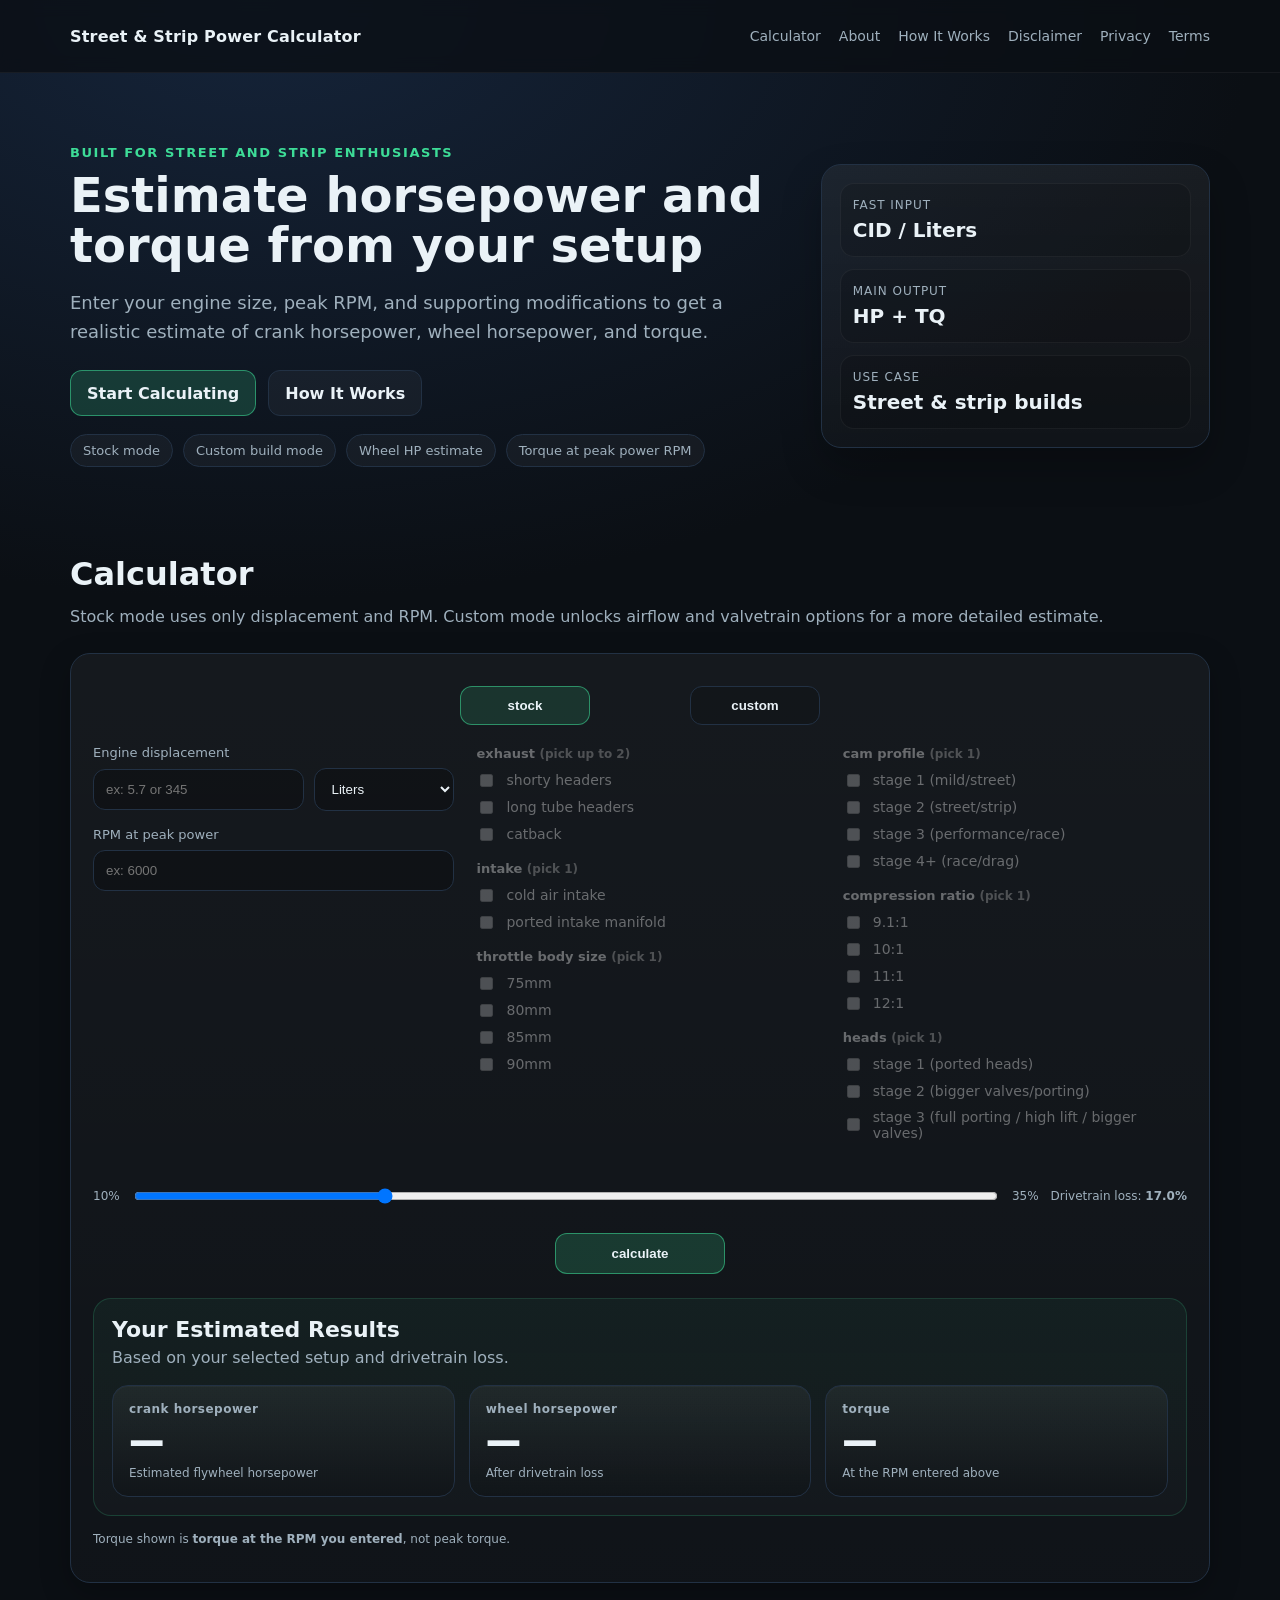
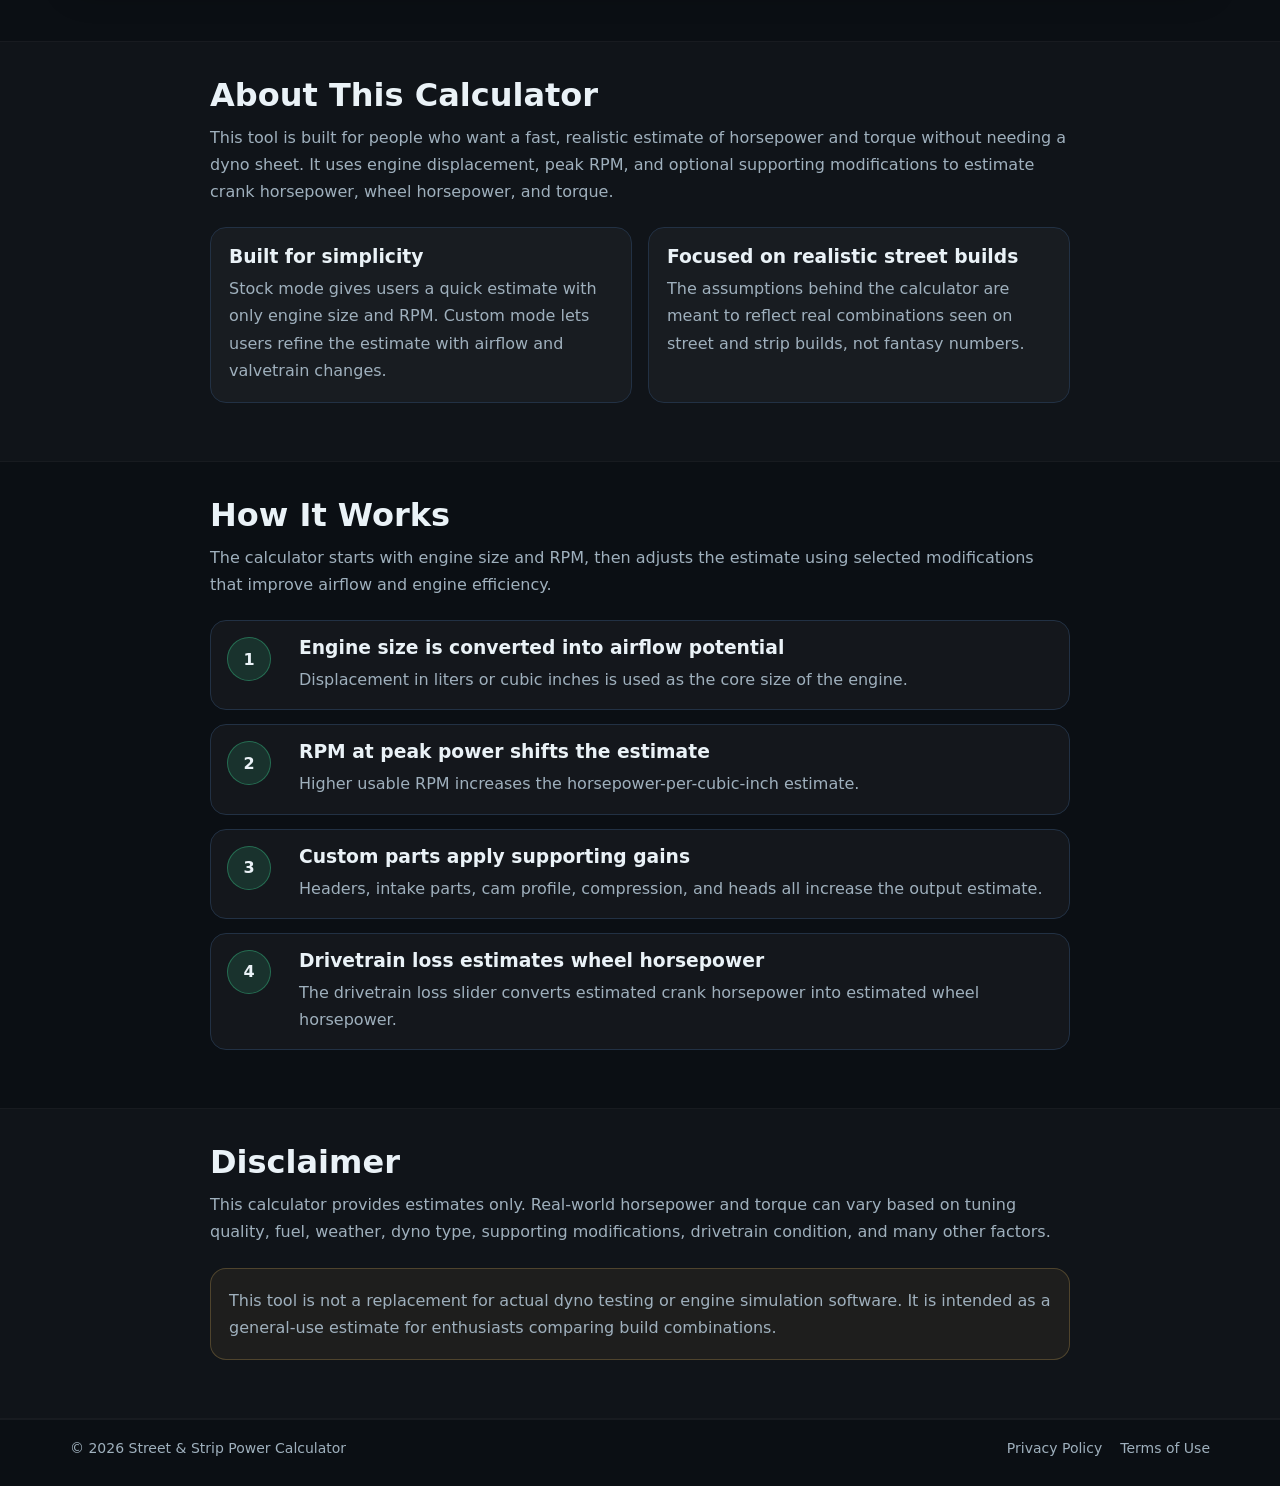
<file: index.html>
<!doctype html>
<html lang="en">
<head>
  <meta name="google-adsense-account" content="ca-pub-7016655351730275">
  <meta charset="utf-8" />
  <meta name="viewport" content="width=device-width,initial-scale=1" />
  <title>Street & Strip Power Calculator</title>
  <meta name="description" content="Estimate horsepower and torque from engine displacement, RPM, and supporting modifications." />
  <link rel="stylesheet" href="style.css" />

</head>

<body>
  <header class="site-header">
    <div class="wrap nav">
      <div class="brand">Street & Strip Power Calculator</div>
      <nav class="nav-links">
        <a href="#calculator">Calculator</a>
        <a href="#about">About</a>
        <a href="#how-it-works">How It Works</a>
        <a href="#disclaimer">Disclaimer</a>
        <a href="privacy.html">Privacy</a>
        <a href="terms.html">Terms</a>
      </nav>
    </div>
  </header>

  <main>
    
    <section class="hero">
      <div class="wrap hero-grid">
        <div class="hero-copy">
          <p class="eyebrow">Built for street and strip enthusiasts</p>
          <h1>Estimate horsepower and torque from your setup</h1>
          <p class="hero-text">
            Enter your engine size, peak RPM, and supporting modifications to get a realistic estimate of
            crank horsepower, wheel horsepower, and torque.
          </p>

          <div class="hero-actions">
            <a class="btn primary" href="#calculator">Start Calculating</a>
            <a class="btn secondary" href="#how-it-works">How It Works</a>
          </div>

          <div class="hero-points">
            <span>Stock mode</span>
            <span>Custom build mode</span>
            <span>Wheel HP estimate</span>
            <span>Torque at peak power RPM</span>
          </div>
        </div>

        <div class="hero-card">
          <div class="mini-stat">
            <div class="mini-label">Fast input</div>
            <div class="mini-value">CID / Liters</div>
          </div>
          <div class="mini-stat">
            <div class="mini-label">Main output</div>
            <div class="mini-value">HP + TQ</div>
          </div>
          <div class="mini-stat">
            <div class="mini-label">Use case</div>
            <div class="mini-value">Street & strip builds</div>
          </div>
        </div>
      </div>
    </section>

    
    <section id="calculator" class="section">
      <div class="wrap">
        <div class="section-head">
          <h2>Calculator</h2>
          <p>
            Stock mode uses only displacement and RPM. Custom mode unlocks airflow and valvetrain options
            for a more detailed estimate.
          </p>
        </div>

        <section class="card calc-shell">
          
          <div class="modeRow">
            <button class="pill active" id="btnStock" type="button">stock</button>
            <button class="pill" id="btnCustom" type="button">custom</button>
          </div>

          <div class="layout">
            
            <div class="col">
              <div class="field">
                <label for="dispVal">Engine displacement</label>
                <div class="row">
                  <input id="dispVal" type="number" min="0" step="0.1" placeholder="ex: 5.7 or 345" />
                  <select id="dispUnit" class="unit">
                    <option value="L" selected>Liters</option>
                    <option value="CID">CID</option>
                  </select>
                </div>
              </div>

              <div class="field">
                <label for="peakRpm">RPM at peak power</label>
                <input id="peakRpm" type="number" min="1000" step="50" placeholder="ex: 6000" />
              </div>
            </div>

            
            <div class="col dimmable" data-custom-only="true">
              <h3 class="groupTitle">exhaust <span class="muted small">(pick up to 2)</span></h3>
              <div class="checks" data-group="exhaust" data-max="2">
                <label class="check"><input type="checkbox" value="shorty" /> shorty headers</label>
                <label class="check"><input type="checkbox" value="longtube" /> long tube headers</label>
                <label class="check"><input type="checkbox" value="catback" /> catback</label>
              </div>

              <h3 class="groupTitle mt">intake <span class="muted small">(pick 1)</span></h3>
              <div class="checks" data-group="intake" data-max="1">
                <label class="check"><input type="checkbox" value="cai" /> cold air intake</label>
                <label class="check"><input type="checkbox" value="portedIntake" /> ported intake manifold</label>
              </div>

              <h3 class="groupTitle mt">Throttle body size <span class="muted small">(pick 1)</span></h3>
              <div class="checks" data-group="tb" data-max="1">
                <label class="check"><input type="checkbox" value="75" /> 75mm</label>
                <label class="check"><input type="checkbox" value="80" /> 80mm</label>
                <label class="check"><input type="checkbox" value="85" /> 85mm</label>
                <label class="check"><input type="checkbox" value="90" /> 90mm</label>
              </div>
            </div>

           
            <div class="col dimmable" data-custom-only="true">
              <h3 class="groupTitle">cam profile <span class="muted small">(pick 1)</span></h3>
              <div class="checks" data-group="cam" data-max="1">
                <label class="check"><input type="checkbox" value="stage1" /> stage 1 (mild/street)</label>
                <label class="check"><input type="checkbox" value="stage2" /> stage 2 (street/strip)</label>
                <label class="check"><input type="checkbox" value="stage3" /> stage 3 (performance/race)</label>
                <label class="check"><input type="checkbox" value="stage4" /> stage 4+ (race/drag)</label>
              </div>

              <p class="muted small hint" id="camHelp"></p>

              <h3 class="groupTitle mt">compression ratio <span class="muted small">(pick 1)</span></h3>
              <div class="checks" data-group="cr" data-max="1">
                <label class="check"><input type="checkbox" value="9.1" /> 9.1:1</label>
                <label class="check"><input type="checkbox" value="10.0" /> 10:1</label>
                <label class="check"><input type="checkbox" value="11.0" /> 11:1</label>
                <label class="check"><input type="checkbox" value="12.0" /> 12:1</label>
              </div>

              <h3 class="groupTitle mt">heads <span class="muted small">(pick 1)</span></h3>
              <div class="checks" data-group="heads" data-max="1">
                <label class="check"><input type="checkbox" value="h1" /> stage 1 (ported heads)</label>
                <label class="check"><input type="checkbox" value="h2" /> stage 2 (bigger valves/porting)</label>
                <label class="check"><input type="checkbox" value="h3" /> stage 3 (full porting / high lift / bigger valves)</label>
              </div>

              <p class="muted small hint" id="headsHelp"></p>
            </div>
          </div>

          <div class="lossRow">
            <div class="muted small">10%</div>
            <input id="lossSlider" type="range" min="10" max="35" step="0.5" value="17" />
            <div class="muted small">35%</div>
            <div class="lossText">
              Drivetrain loss: <strong id="lossPctText">17.0%</strong>
            </div>
          </div>

          <div class="btnCenter">
            <button class="primary big" id="calcBtn" type="button">calculate</button>
          </div>

          <div class="warn" id="warn"></div>

          
          <div class="resultsPanel">
            <div class="resultsPanelHead">
              <h3>Your Estimated Results</h3>
              <p>Based on your selected setup and drivetrain loss.</p>
            </div>

            <div class="outputsRow premiumOutputs">
              <div class="outBox featured">
                <div class="outLabel">crank horsepower</div>
                <div class="outVal" id="crankHpOut">—</div>
                <div class="outSub">Estimated flywheel horsepower</div>
              </div>

              <div class="outBox featured">
                <div class="outLabel">wheel horsepower</div>
                <div class="outVal" id="wheelHpOut">—</div>
                <div class="outSub">After drivetrain loss</div>
              </div>

              <div class="outBox featured">
                <div class="outLabel">torque</div>
                <div class="outVal" id="torqueOut">—</div>
                <div class="outSub">At the RPM entered above</div>
              </div>
            </div>
          </div>

          <p class="muted small note">
            Torque shown is <strong>torque at the RPM you entered</strong>, not peak torque.
          </p>
        </section>
      </div>
    </section>

    
    <section id="about" class="section alt">
      <div class="wrap narrow">
        <div class="section-head">
          <h2>About This Calculator</h2>
          <p>
            This tool is built for people who want a fast, realistic estimate of horsepower and torque
            without needing a dyno sheet. It uses engine displacement, peak RPM, and optional supporting
            modifications to estimate crank horsepower, wheel horsepower, and torque.
          </p>
        </div>

        <div class="info-grid">
          <div class="info-card">
            <h3>Built for simplicity</h3>
            <p>
              Stock mode gives users a quick estimate with only engine size and RPM. Custom mode lets
              users refine the estimate with airflow and valvetrain changes.
            </p>
          </div>

          <div class="info-card">
            <h3>Focused on realistic street builds</h3>
            <p>
              The assumptions behind the calculator are meant to reflect real combinations seen on
              street and strip builds, not fantasy numbers.
            </p>
          </div>
        </div>
      </div>
    </section>

    
    <section id="how-it-works" class="section">
      <div class="wrap narrow">
        <div class="section-head">
          <h2>How It Works</h2>
          <p>
            The calculator starts with engine size and RPM, then adjusts the estimate using selected
            modifications that improve airflow and engine efficiency.
          </p>
        </div>

        <div class="steps">
          <div class="step">
            <span class="step-num">1</span>
            <div>
              <h3>Engine size is converted into airflow potential</h3>
              <p>Displacement in liters or cubic inches is used as the core size of the engine.</p>
            </div>
          </div>

          <div class="step">
            <span class="step-num">2</span>
            <div>
              <h3>RPM at peak power shifts the estimate</h3>
              <p>Higher usable RPM increases the horsepower-per-cubic-inch estimate.</p>
            </div>
          </div>

          <div class="step">
            <span class="step-num">3</span>
            <div>
              <h3>Custom parts apply supporting gains</h3>
              <p>Headers, intake parts, cam profile, compression, and heads all increase the output estimate.</p>
            </div>
          </div>

          <div class="step">
            <span class="step-num">4</span>
            <div>
              <h3>Drivetrain loss estimates wheel horsepower</h3>
              <p>The drivetrain loss slider converts estimated crank horsepower into estimated wheel horsepower.</p>
            </div>
          </div>
        </div>
      </div>
    </section>

    
    <section id="disclaimer" class="section alt">
      <div class="wrap narrow">
        <div class="section-head">
          <h2>Disclaimer</h2>
          <p>
            This calculator provides estimates only. Real-world horsepower and torque can vary based on
            tuning quality, fuel, weather, dyno type, supporting modifications, drivetrain condition, and
            many other factors.
          </p>
        </div>

        <div class="disclaimer-box">
          <p>
            This tool is not a replacement for actual dyno testing or engine simulation software.
            It is intended as a general-use estimate for enthusiasts comparing build combinations.
          </p>
        </div>
      </div>
    </section>
  </main>

  <footer class="site-footer">
    <div class="wrap footer-row">
      <div>© 2026 Street & Strip Power Calculator</div>
      <div class="footer-links">
        <a href="privacy.html">Privacy Policy</a>
        <a href="terms.html">Terms of Use</a>
      </div>
    </div>
  </footer>

  <script src="script.js"></script>
</body>
</html>
</file>
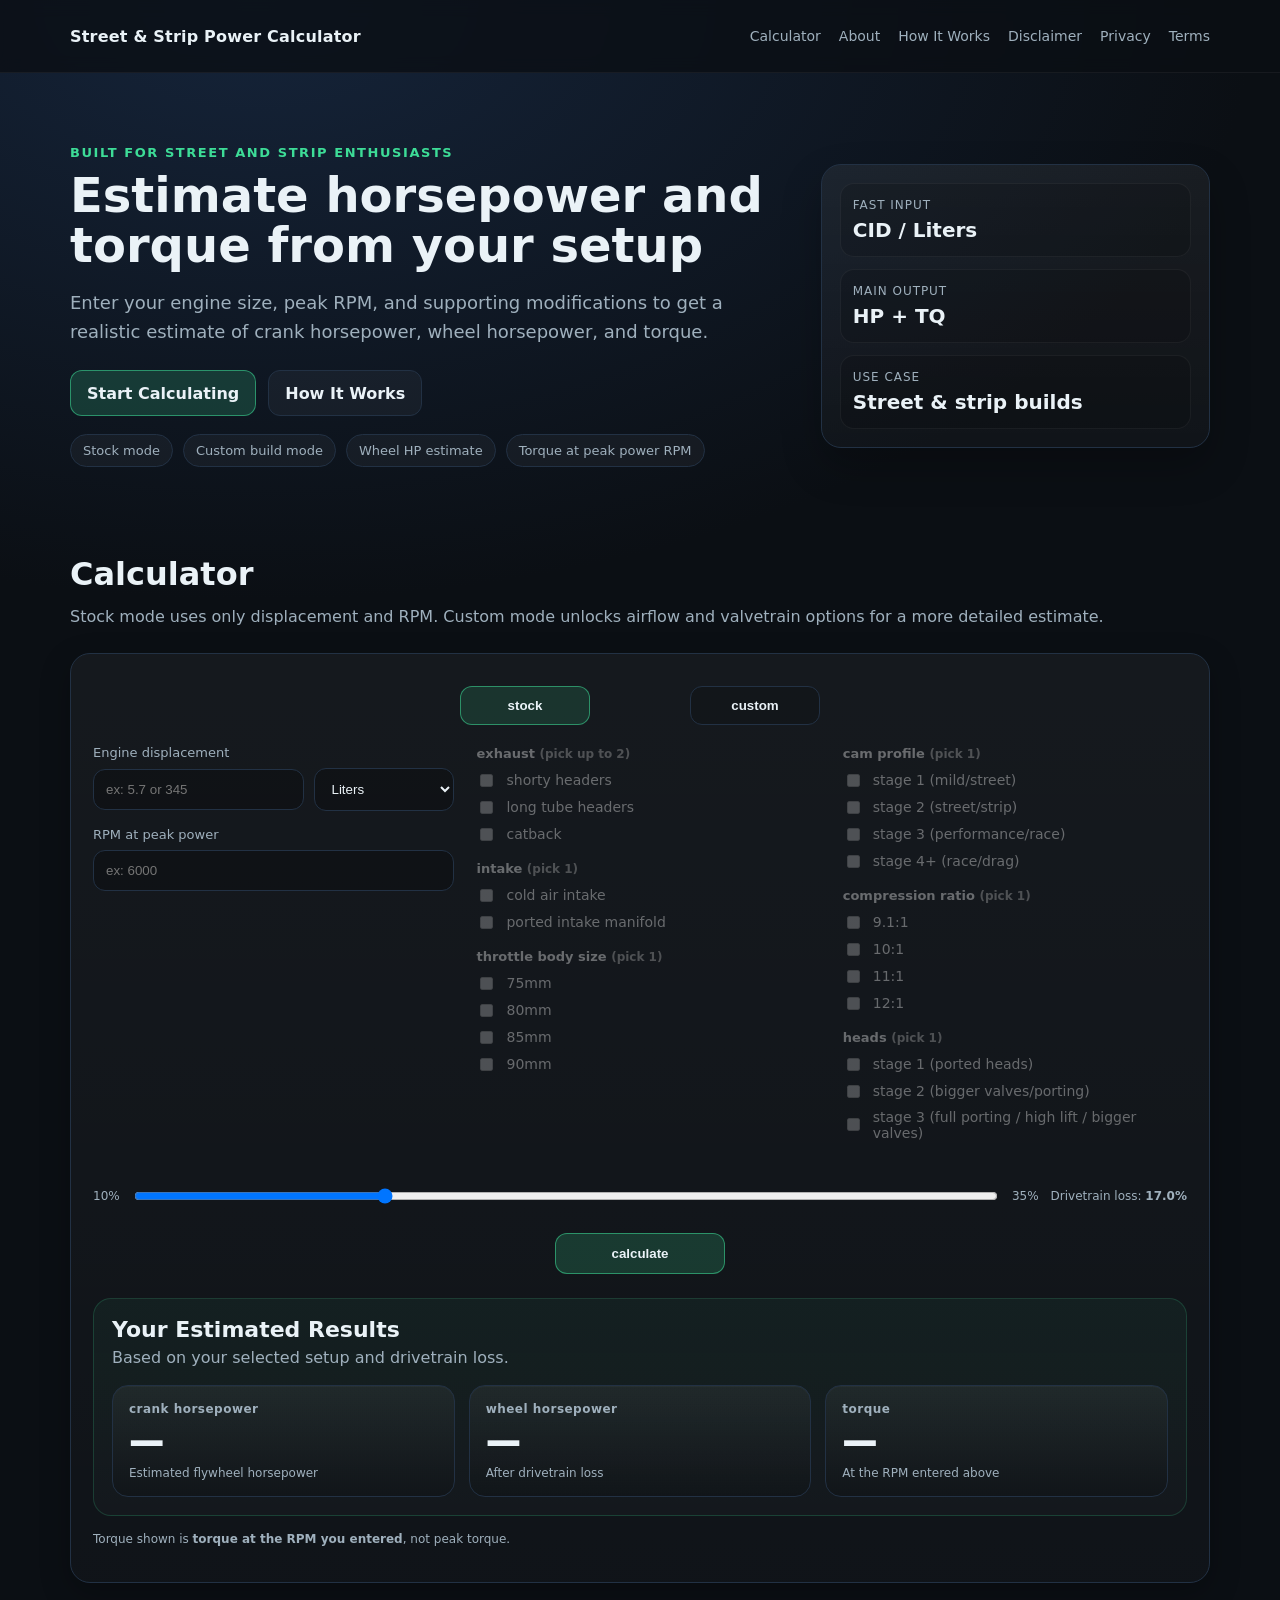
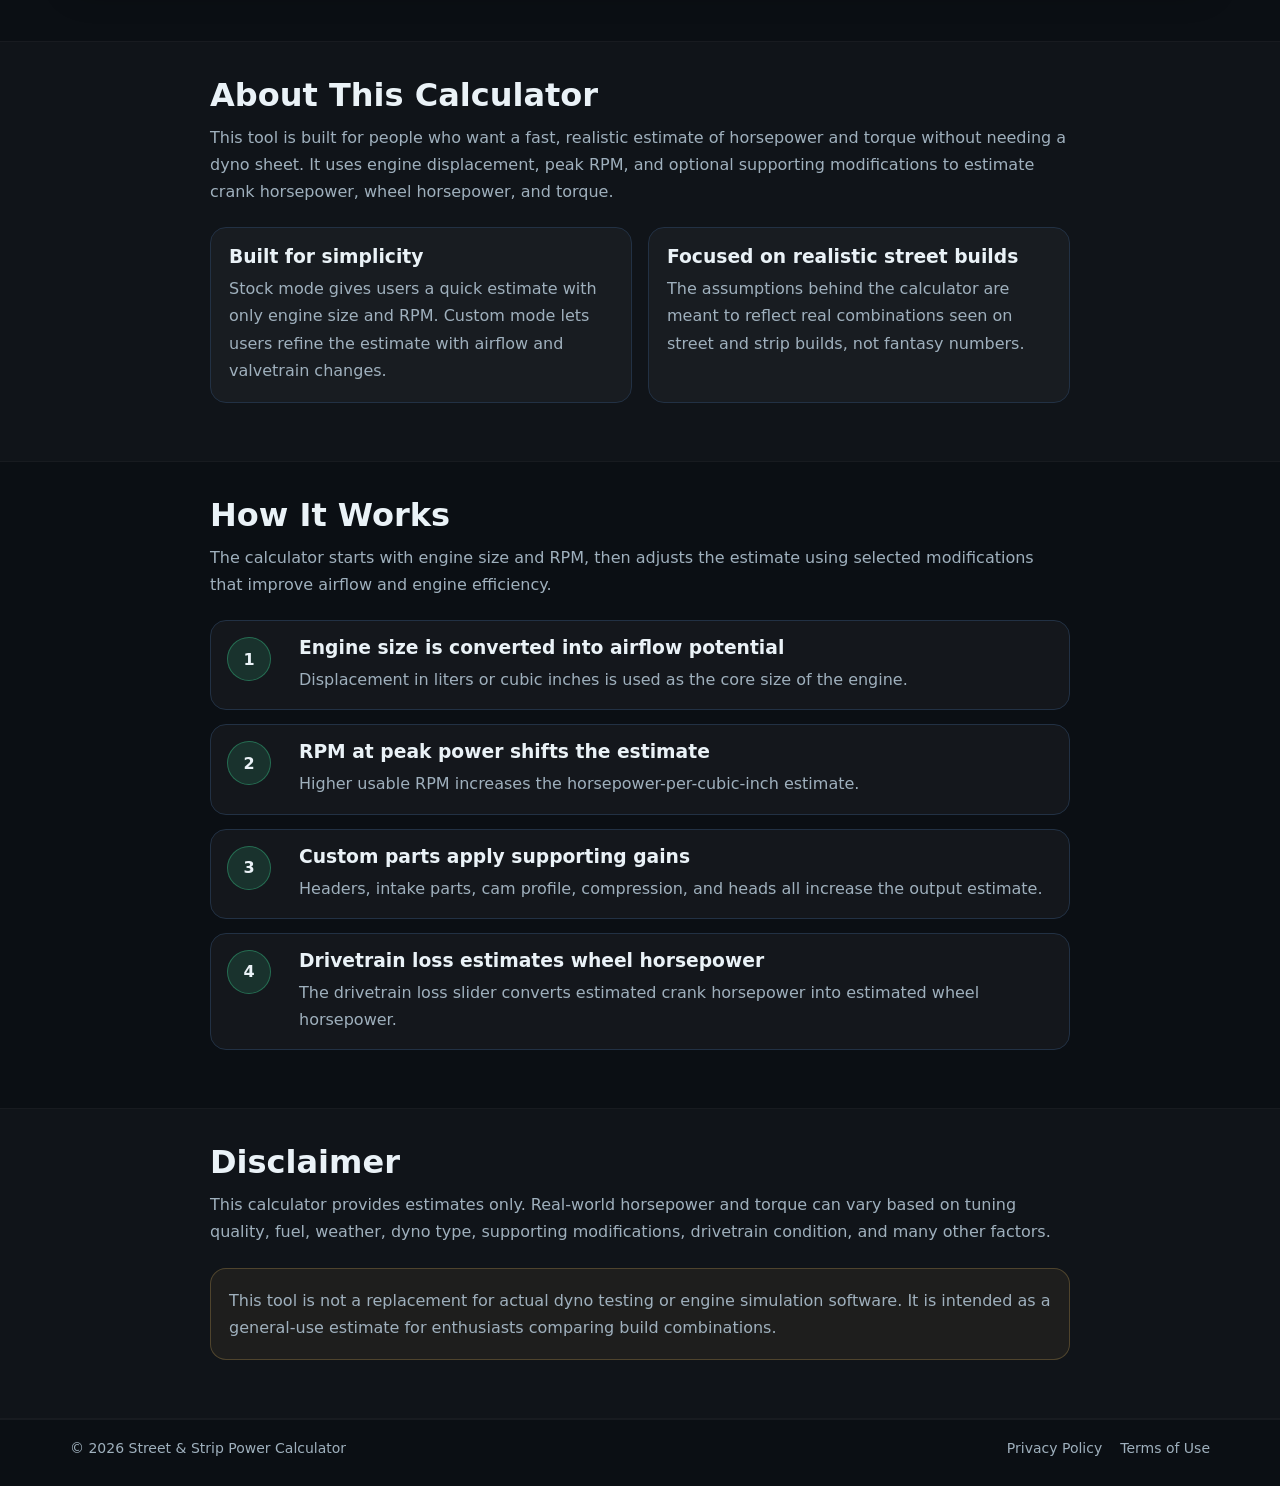
<file: Drag-racing-site/index.html>
<!doctype html>
<html lang="en">
<head>
  <meta charset="utf-8" />
  <meta name="viewport" content="width=device-width,initial-scale=1" />
  <title>Street & Strip Power Calculator</title>
  <meta name="description" content="Estimate horsepower and torque from engine displacement, RPM, and supporting modifications." />
  <link rel="stylesheet" href="style.css" />
</head>

<body>
  <header class="site-header">
    <div class="wrap nav">
      <div class="brand">Street & Strip Power Calculator</div>
      <nav class="nav-links">
        <a href="#calculator">Calculator</a>
        <a href="#about">About</a>
        <a href="#how-it-works">How It Works</a>
        <a href="#disclaimer">Disclaimer</a>
        <a href="privacy.html">Privacy</a>
        <a href="terms.html">Terms</a>
      </nav>
    </div>
  </header>

  <main>
    
    <section class="hero">
      <div class="wrap hero-grid">
        <div class="hero-copy">
          <p class="eyebrow">Built for street and strip enthusiasts</p>
          <h1>Estimate horsepower and torque from your setup</h1>
          <p class="hero-text">
            Enter your engine size, peak RPM, and supporting modifications to get a realistic estimate of
            crank horsepower, wheel horsepower, and torque.
          </p>

          <div class="hero-actions">
            <a class="btn primary" href="#calculator">Start Calculating</a>
            <a class="btn secondary" href="#how-it-works">How It Works</a>
          </div>

          <div class="hero-points">
            <span>Stock mode</span>
            <span>Custom build mode</span>
            <span>Wheel HP estimate</span>
            <span>Torque at peak power RPM</span>
          </div>
        </div>

        <div class="hero-card">
          <div class="mini-stat">
            <div class="mini-label">Fast input</div>
            <div class="mini-value">CID / Liters</div>
          </div>
          <div class="mini-stat">
            <div class="mini-label">Main output</div>
            <div class="mini-value">HP + TQ</div>
          </div>
          <div class="mini-stat">
            <div class="mini-label">Use case</div>
            <div class="mini-value">Street & strip builds</div>
          </div>
        </div>
      </div>
    </section>

    
    <section id="calculator" class="section">
      <div class="wrap">
        <div class="section-head">
          <h2>Calculator</h2>
          <p>
            Stock mode uses only displacement and RPM. Custom mode unlocks airflow and valvetrain options
            for a more detailed estimate.
          </p>
        </div>

        <section class="card calc-shell">
          
          <div class="modeRow">
            <button class="pill active" id="btnStock" type="button">stock</button>
            <button class="pill" id="btnCustom" type="button">custom</button>
          </div>

          <div class="layout">
            
            <div class="col">
              <div class="field">
                <label for="dispVal">Engine displacement</label>
                <div class="row">
                  <input id="dispVal" type="number" min="0" step="0.1" placeholder="ex: 5.7 or 345" />
                  <select id="dispUnit" class="unit">
                    <option value="L" selected>Liters</option>
                    <option value="CID">CID</option>
                  </select>
                </div>
              </div>

              <div class="field">
                <label for="peakRpm">RPM at peak power</label>
                <input id="peakRpm" type="number" min="1000" step="50" placeholder="ex: 6000" />
              </div>
            </div>

            
            <div class="col dimmable" data-custom-only="true">
              <h3 class="groupTitle">exhaust <span class="muted small">(pick up to 2)</span></h3>
              <div class="checks" data-group="exhaust" data-max="2">
                <label class="check"><input type="checkbox" value="shorty" /> shorty headers</label>
                <label class="check"><input type="checkbox" value="longtube" /> long tube headers</label>
                <label class="check"><input type="checkbox" value="catback" /> catback</label>
              </div>

              <h3 class="groupTitle mt">intake <span class="muted small">(pick 1)</span></h3>
              <div class="checks" data-group="intake" data-max="1">
                <label class="check"><input type="checkbox" value="cai" /> cold air intake</label>
                <label class="check"><input type="checkbox" value="portedIntake" /> ported intake manifold</label>
              </div>

              <h3 class="groupTitle mt">Throttle body size <span class="muted small">(pick 1)</span></h3>
              <div class="checks" data-group="tb" data-max="1">
                <label class="check"><input type="checkbox" value="75" /> 75mm</label>
                <label class="check"><input type="checkbox" value="80" /> 80mm</label>
                <label class="check"><input type="checkbox" value="85" /> 85mm</label>
                <label class="check"><input type="checkbox" value="90" /> 90mm</label>
              </div>
            </div>

           
            <div class="col dimmable" data-custom-only="true">
              <h3 class="groupTitle">cam profile <span class="muted small">(pick 1)</span></h3>
              <div class="checks" data-group="cam" data-max="1">
                <label class="check"><input type="checkbox" value="stage1" /> stage 1 (mild/street)</label>
                <label class="check"><input type="checkbox" value="stage2" /> stage 2 (street/strip)</label>
                <label class="check"><input type="checkbox" value="stage3" /> stage 3 (performance/race)</label>
                <label class="check"><input type="checkbox" value="stage4" /> stage 4+ (race/drag)</label>
              </div>

              <p class="muted small hint" id="camHelp"></p>

              <h3 class="groupTitle mt">compression ratio <span class="muted small">(pick 1)</span></h3>
              <div class="checks" data-group="cr" data-max="1">
                <label class="check"><input type="checkbox" value="9.1" /> 9.1:1</label>
                <label class="check"><input type="checkbox" value="10.0" /> 10:1</label>
                <label class="check"><input type="checkbox" value="11.0" /> 11:1</label>
                <label class="check"><input type="checkbox" value="12.0" /> 12:1</label>
              </div>

              <h3 class="groupTitle mt">heads <span class="muted small">(pick 1)</span></h3>
              <div class="checks" data-group="heads" data-max="1">
                <label class="check"><input type="checkbox" value="h1" /> stage 1 (ported heads)</label>
                <label class="check"><input type="checkbox" value="h2" /> stage 2 (bigger valves/porting)</label>
                <label class="check"><input type="checkbox" value="h3" /> stage 3 (full porting / high lift / bigger valves)</label>
              </div>

              <p class="muted small hint" id="headsHelp"></p>
            </div>
          </div>

          <div class="lossRow">
            <div class="muted small">10%</div>
            <input id="lossSlider" type="range" min="10" max="35" step="0.5" value="17" />
            <div class="muted small">35%</div>
            <div class="lossText">
              Drivetrain loss: <strong id="lossPctText">17.0%</strong>
            </div>
          </div>

          <div class="btnCenter">
            <button class="primary big" id="calcBtn" type="button">calculate</button>
          </div>

          <div class="warn" id="warn"></div>

          
          <div class="resultsPanel">
            <div class="resultsPanelHead">
              <h3>Your Estimated Results</h3>
              <p>Based on your selected setup and drivetrain loss.</p>
            </div>

            <div class="outputsRow premiumOutputs">
              <div class="outBox featured">
                <div class="outLabel">crank horsepower</div>
                <div class="outVal" id="crankHpOut">—</div>
                <div class="outSub">Estimated flywheel horsepower</div>
              </div>

              <div class="outBox featured">
                <div class="outLabel">wheel horsepower</div>
                <div class="outVal" id="wheelHpOut">—</div>
                <div class="outSub">After drivetrain loss</div>
              </div>

              <div class="outBox featured">
                <div class="outLabel">torque</div>
                <div class="outVal" id="torqueOut">—</div>
                <div class="outSub">At the RPM entered above</div>
              </div>
            </div>
          </div>

          <p class="muted small note">
            Torque shown is <strong>torque at the RPM you entered</strong>, not peak torque.
          </p>
        </section>
      </div>
    </section>

    
    <section id="about" class="section alt">
      <div class="wrap narrow">
        <div class="section-head">
          <h2>About This Calculator</h2>
          <p>
            This tool is built for people who want a fast, realistic estimate of horsepower and torque
            without needing a dyno sheet. It uses engine displacement, peak RPM, and optional supporting
            modifications to estimate crank horsepower, wheel horsepower, and torque.
          </p>
        </div>

        <div class="info-grid">
          <div class="info-card">
            <h3>Built for simplicity</h3>
            <p>
              Stock mode gives users a quick estimate with only engine size and RPM. Custom mode lets
              users refine the estimate with airflow and valvetrain changes.
            </p>
          </div>

          <div class="info-card">
            <h3>Focused on realistic street builds</h3>
            <p>
              The assumptions behind the calculator are meant to reflect real combinations seen on
              street and strip builds, not fantasy numbers.
            </p>
          </div>
        </div>
      </div>
    </section>

    
    <section id="how-it-works" class="section">
      <div class="wrap narrow">
        <div class="section-head">
          <h2>How It Works</h2>
          <p>
            The calculator starts with engine size and RPM, then adjusts the estimate using selected
            modifications that improve airflow and engine efficiency.
          </p>
        </div>

        <div class="steps">
          <div class="step">
            <span class="step-num">1</span>
            <div>
              <h3>Engine size is converted into airflow potential</h3>
              <p>Displacement in liters or cubic inches is used as the core size of the engine.</p>
            </div>
          </div>

          <div class="step">
            <span class="step-num">2</span>
            <div>
              <h3>RPM at peak power shifts the estimate</h3>
              <p>Higher usable RPM increases the horsepower-per-cubic-inch estimate.</p>
            </div>
          </div>

          <div class="step">
            <span class="step-num">3</span>
            <div>
              <h3>Custom parts apply supporting gains</h3>
              <p>Headers, intake parts, cam profile, compression, and heads all increase the output estimate.</p>
            </div>
          </div>

          <div class="step">
            <span class="step-num">4</span>
            <div>
              <h3>Drivetrain loss estimates wheel horsepower</h3>
              <p>The drivetrain loss slider converts estimated crank horsepower into estimated wheel horsepower.</p>
            </div>
          </div>
        </div>
      </div>
    </section>

    
    <section id="disclaimer" class="section alt">
      <div class="wrap narrow">
        <div class="section-head">
          <h2>Disclaimer</h2>
          <p>
            This calculator provides estimates only. Real-world horsepower and torque can vary based on
            tuning quality, fuel, weather, dyno type, supporting modifications, drivetrain condition, and
            many other factors.
          </p>
        </div>

        <div class="disclaimer-box">
          <p>
            This tool is not a replacement for actual dyno testing or engine simulation software.
            It is intended as a general-use estimate for enthusiasts comparing build combinations.
          </p>
        </div>
      </div>
    </section>
  </main>

  <footer class="site-footer">
    <div class="wrap footer-row">
      <div>© 2026 Street & Strip Power Calculator</div>
      <div class="footer-links">
        <a href="privacy.html">Privacy Policy</a>
        <a href="terms.html">Terms of Use</a>
      </div>
    </div>
  </footer>

  <script src="script.js"></script>
</body>
</html>
</file>
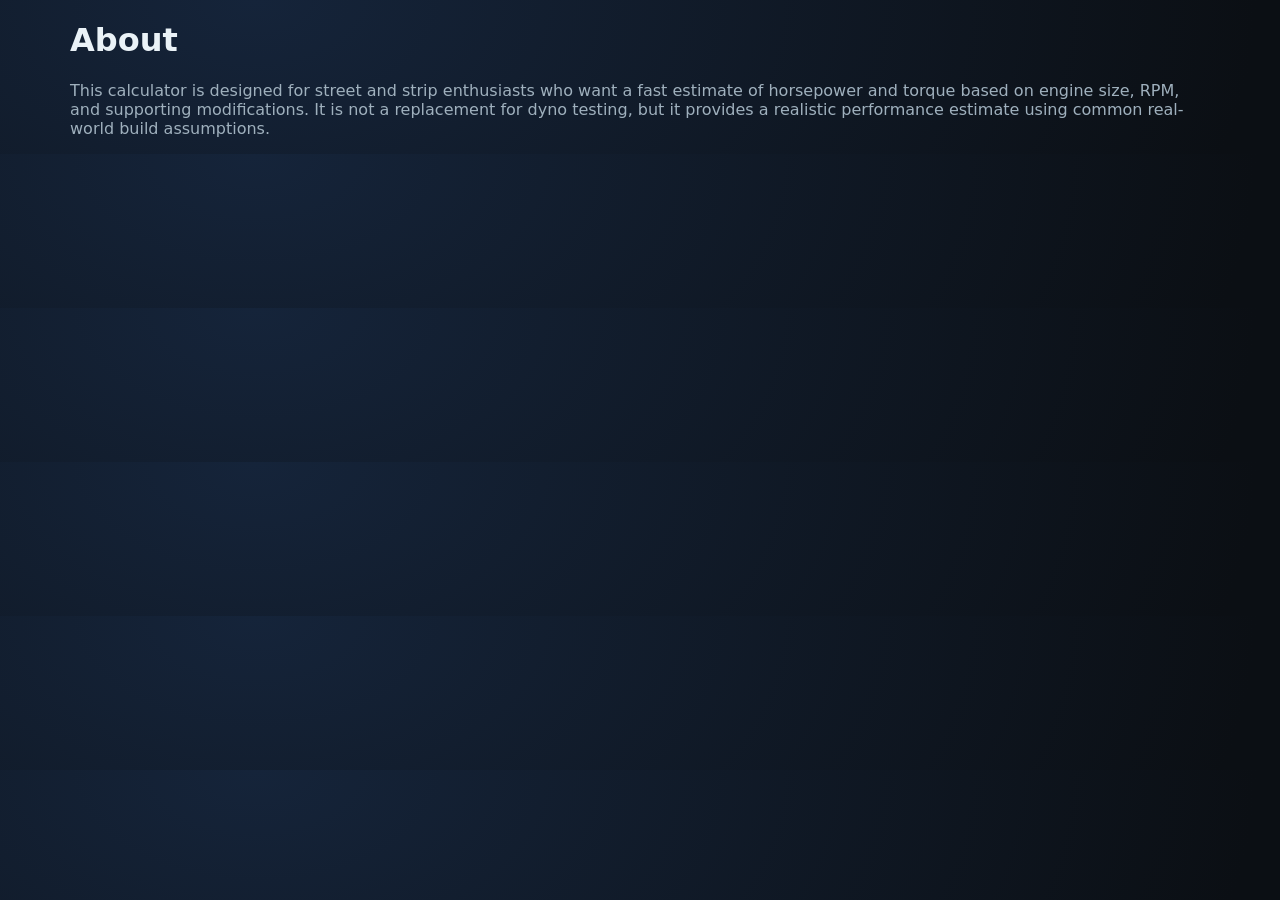
<file: about.html>
<!doctype html>
<html lang="en">
<head>
    <meta name="google-adsense-account" content="ca-pub-7016655351730275">
  <meta charset="utf-8" />
  <meta name="viewport" content="width=device-width,initial-scale=1" />
  <title>HP & Torque Calculator</title>
  <link rel="stylesheet" href="style.css" />

</head>
<body>
    <header class="wrap">
        <h1>About</h1>
        <p class="muted">This calculator is designed for street and strip enthusiasts who want a fast estimate of horsepower and torque based on engine size, RPM, and supporting modifications. It is not a replacement for 
            dyno testing, but it provides a realistic performance estimate using common real-world build assumptions.</p>
    </header>
    
</body>
</file>
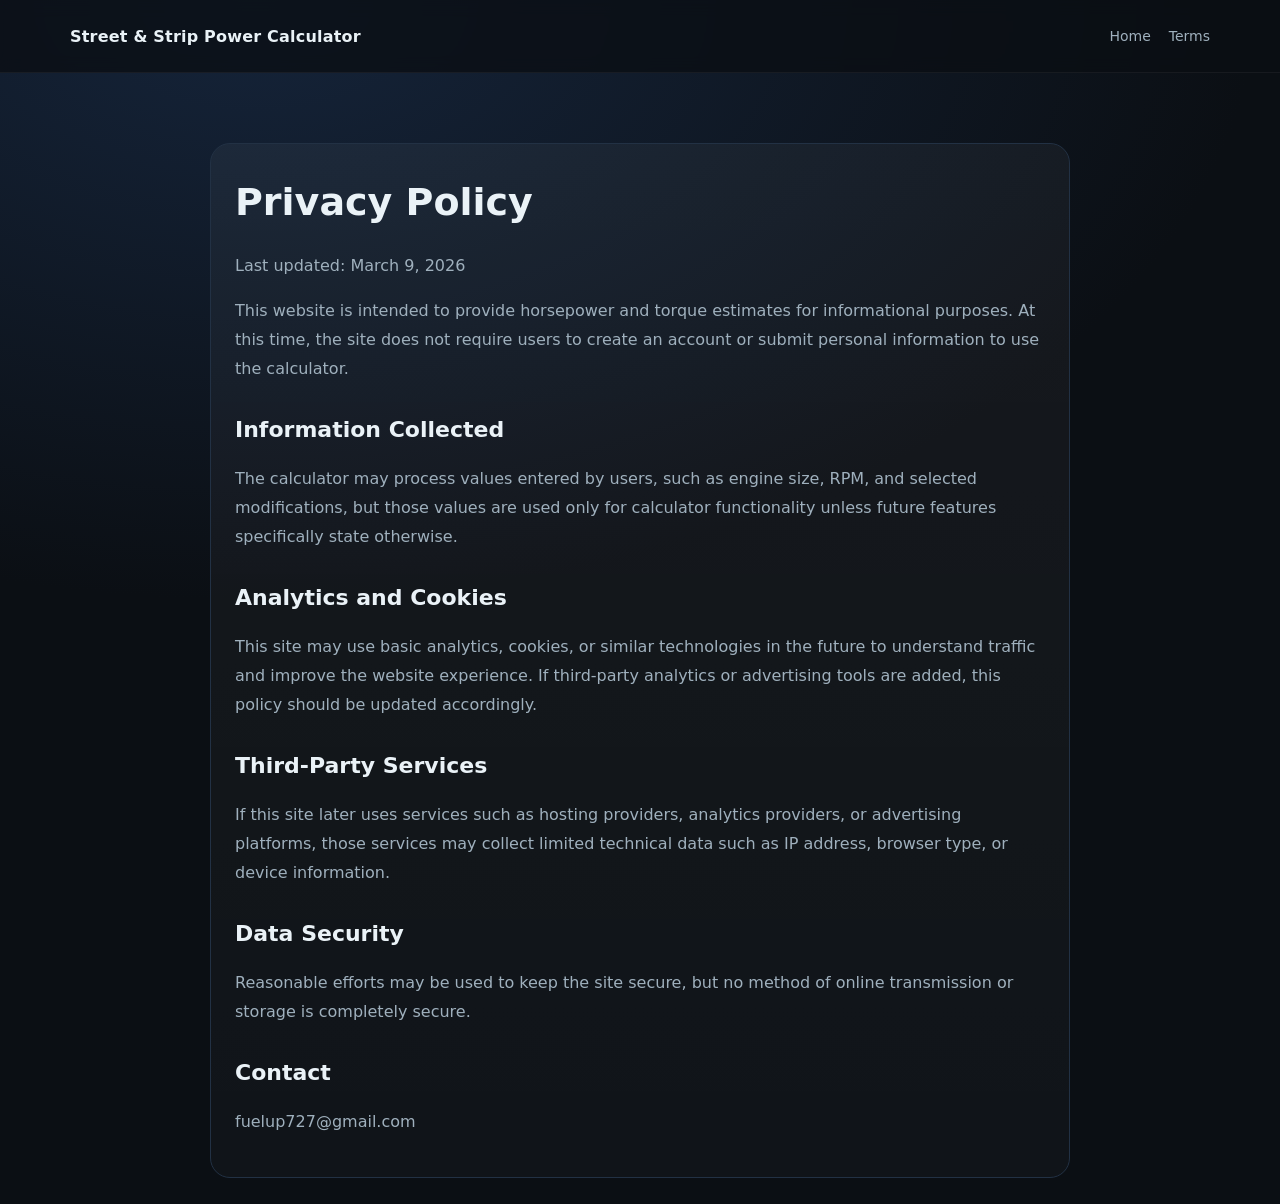
<file: privacy.html>
<!doctype html>
<html lang="en">
<head>
  <meta name="google-adsense-account" content="ca-pub-7016655351730275">
  <meta charset="utf-8" />
  <meta name="viewport" content="width=device-width,initial-scale=1" />
  <title>Privacy Policy | Street & Strip Power Calculator</title>
  <link rel="stylesheet" href="style.css" />

</head>
<body>
  <header class="site-header">
    <div class="wrap nav">
      <div class="brand">Street & Strip Power Calculator</div>
      <nav class="nav-links">
        <a href="index.html">Home</a>
        <a href="terms.html">Terms</a>
      </nav>
    </div>
  </header>

  <main class="page-hero">
    <div class="wrap narrow">
      <div class="legal-card">
        <h1>Privacy Policy</h1>
        <p>Last updated: March 9, 2026</p>

        <p>
          This website is intended to provide horsepower and torque estimates for informational purposes.
          At this time, the site does not require users to create an account or submit personal information
          to use the calculator.
        </p>

        <h2>Information Collected</h2>
        <p>
          The calculator may process values entered by users, such as engine size, RPM, and selected
          modifications, but those values are used only for calculator functionality unless future features
          specifically state otherwise.
        </p>

        <h2>Analytics and Cookies</h2>
        <p>
          This site may use basic analytics, cookies, or similar technologies in the future to understand
          traffic and improve the website experience. If third-party analytics or advertising tools are added,
          this policy should be updated accordingly.
        </p>

        <h2>Third-Party Services</h2>
        <p>
          If this site later uses services such as hosting providers, analytics providers, or advertising
          platforms, those services may collect limited technical data such as IP address, browser type,
          or device information.
        </p>

        <h2>Data Security</h2>
        <p>
          Reasonable efforts may be used to keep the site secure, but no method of online transmission
          or storage is completely secure.
        </p>

        <h2>Contact</h2>
        <p>
          fuelup727@gmail.com
        </p>
      </div>
    </div>
  </main>
</body>
</html>
</file>
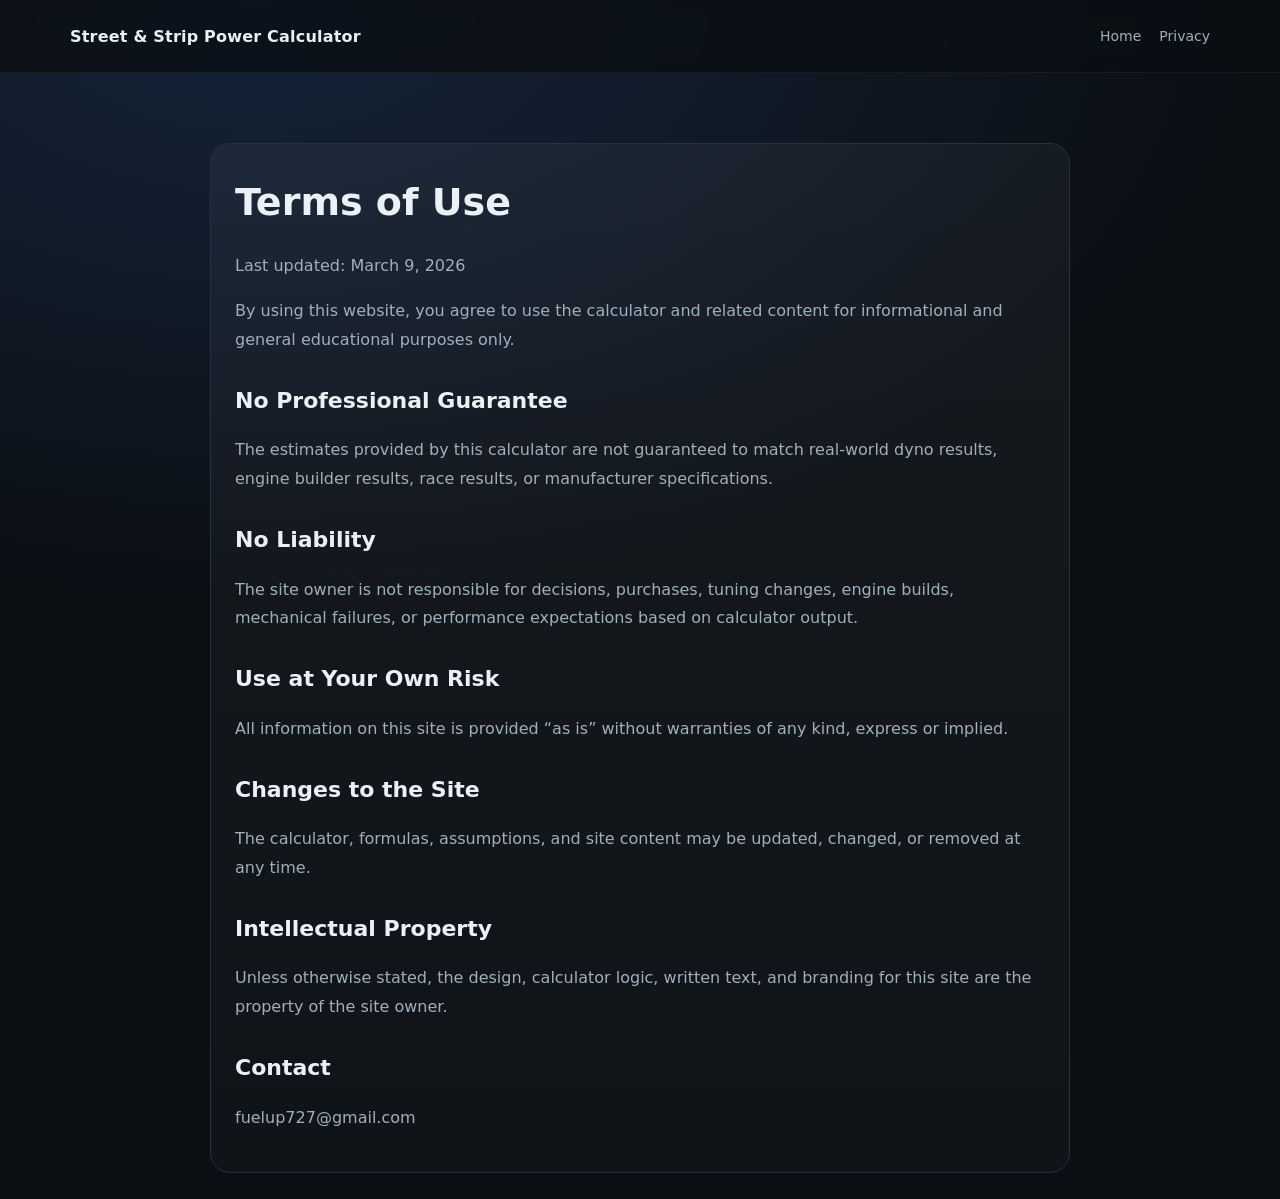
<file: terms.html>
<!doctype html>
<html lang="en">
<head>
  <meta name="google-adsense-account" content="ca-pub-7016655351730275">
  <meta charset="utf-8" />
  <meta name="viewport" content="width=device-width,initial-scale=1" />
  <title>Terms of Use | Street & Strip Power Calculator</title>
  <link rel="stylesheet" href="style.css" />

</head>
<body>
  <header class="site-header">
    <div class="wrap nav">
      <div class="brand">Street & Strip Power Calculator</div>
      <nav class="nav-links">
        <a href="index.html">Home</a>
        <a href="privacy.html">Privacy</a>
      </nav>
    </div>
  </header>

  <main class="page-hero">
    <div class="wrap narrow">
      <div class="legal-card">
        <h1>Terms of Use</h1>
        <p>Last updated: March 9, 2026</p>

        <p>
          By using this website, you agree to use the calculator and related content for informational
          and general educational purposes only.
        </p>

        <h2>No Professional Guarantee</h2>
        <p>
          The estimates provided by this calculator are not guaranteed to match real-world dyno results,
          engine builder results, race results, or manufacturer specifications.
        </p>

        <h2>No Liability</h2>
        <p>
          The site owner is not responsible for decisions, purchases, tuning changes, engine builds,
          mechanical failures, or performance expectations based on calculator output.
        </p>

        <h2>Use at Your Own Risk</h2>
        <p>
          All information on this site is provided “as is” without warranties of any kind, express or implied.
        </p>

        <h2>Changes to the Site</h2>
        <p>
          The calculator, formulas, assumptions, and site content may be updated, changed, or removed at any time.
        </p>

        <h2>Intellectual Property</h2>
        <p>
          Unless otherwise stated, the design, calculator logic, written text, and branding for this site
          are the property of the site owner.
        </p>

        <h2>Contact</h2>
        <p>
          fuelup727@gmail.com
        </p>
      </div>
    </div>
  </main>
</body>
</html>
</file>
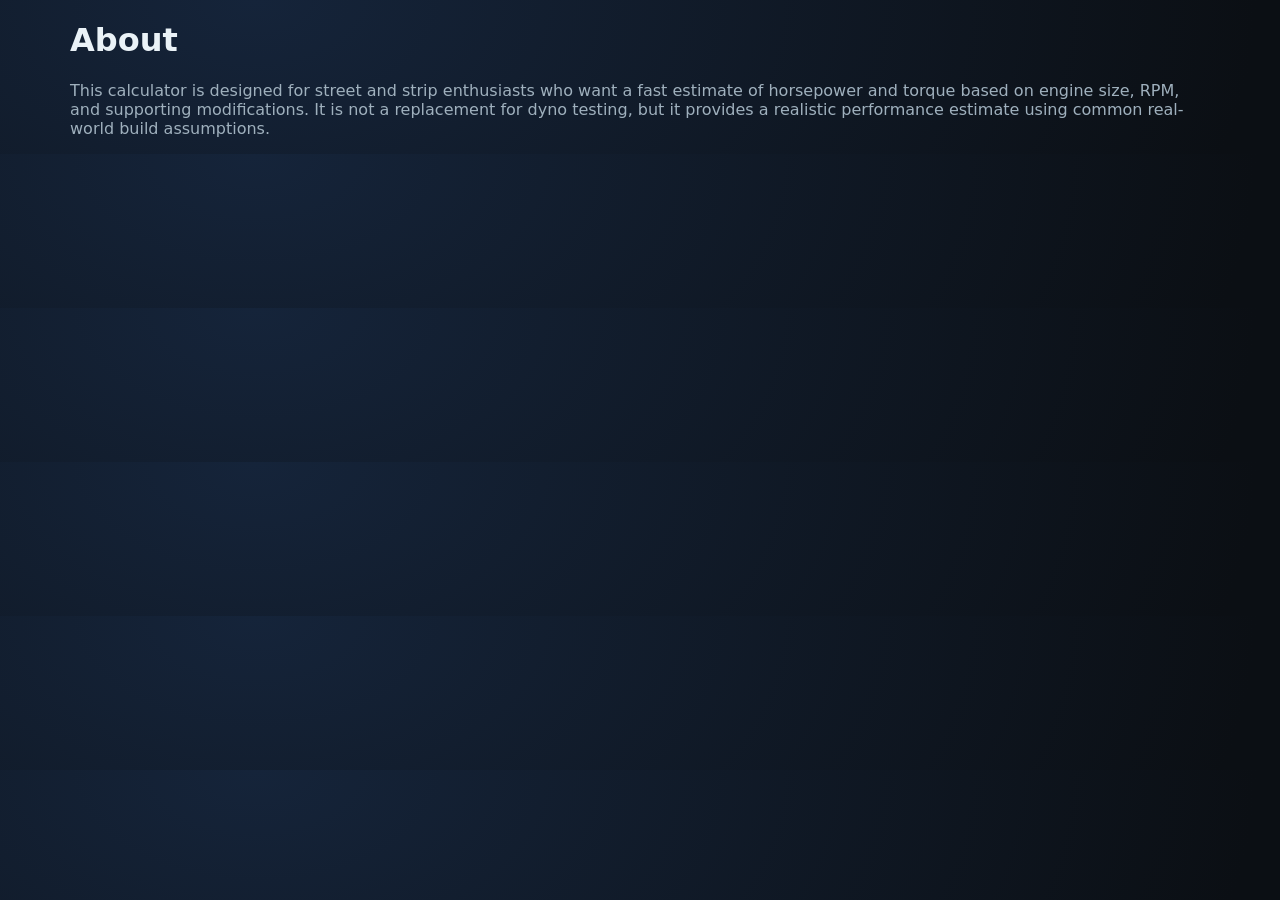
<file: Drag-racing-site/about.html>
<!doctype html>
<html lang="en">
<head>
  <meta charset="utf-8" />
  <meta name="viewport" content="width=device-width,initial-scale=1" />
  <title>HP & Torque Calculator</title>
  <link rel="stylesheet" href="style.css" />
</head>
<body>
    <header class="wrap">
        <h1>About</h1>
        <p class="muted">This calculator is designed for street and strip enthusiasts who want a fast estimate of horsepower and torque based on engine size, RPM, and supporting modifications. It is not a replacement for 
            dyno testing, but it provides a realistic performance estimate using common real-world build assumptions.</p>
    </header>
    
</body>
</file>
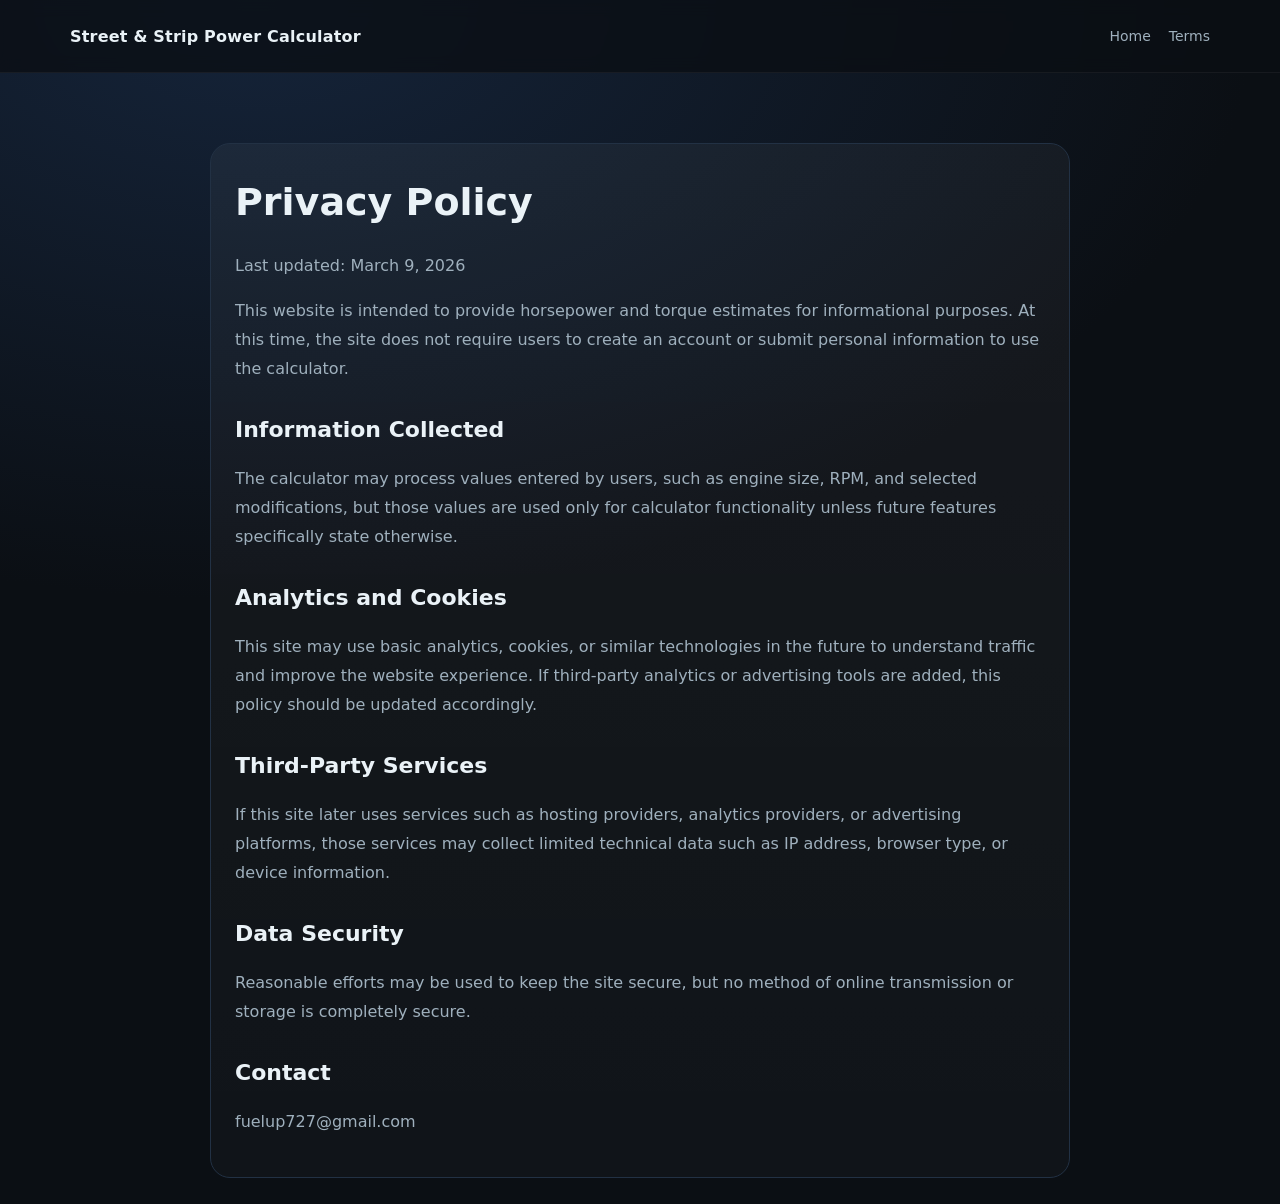
<file: Drag-racing-site/privacy.html>
<!doctype html>
<html lang="en">
<head>
  <meta charset="utf-8" />
  <meta name="viewport" content="width=device-width,initial-scale=1" />
  <title>Privacy Policy | Street & Strip Power Calculator</title>
  <link rel="stylesheet" href="style.css" />
</head>
<body>
  <header class="site-header">
    <div class="wrap nav">
      <div class="brand">Street & Strip Power Calculator</div>
      <nav class="nav-links">
        <a href="index.html">Home</a>
        <a href="terms.html">Terms</a>
      </nav>
    </div>
  </header>

  <main class="page-hero">
    <div class="wrap narrow">
      <div class="legal-card">
        <h1>Privacy Policy</h1>
        <p>Last updated: March 9, 2026</p>

        <p>
          This website is intended to provide horsepower and torque estimates for informational purposes.
          At this time, the site does not require users to create an account or submit personal information
          to use the calculator.
        </p>

        <h2>Information Collected</h2>
        <p>
          The calculator may process values entered by users, such as engine size, RPM, and selected
          modifications, but those values are used only for calculator functionality unless future features
          specifically state otherwise.
        </p>

        <h2>Analytics and Cookies</h2>
        <p>
          This site may use basic analytics, cookies, or similar technologies in the future to understand
          traffic and improve the website experience. If third-party analytics or advertising tools are added,
          this policy should be updated accordingly.
        </p>

        <h2>Third-Party Services</h2>
        <p>
          If this site later uses services such as hosting providers, analytics providers, or advertising
          platforms, those services may collect limited technical data such as IP address, browser type,
          or device information.
        </p>

        <h2>Data Security</h2>
        <p>
          Reasonable efforts may be used to keep the site secure, but no method of online transmission
          or storage is completely secure.
        </p>

        <h2>Contact</h2>
        <p>
          fuelup727@gmail.com
        </p>
      </div>
    </div>
  </main>
</body>
</html>
</file>
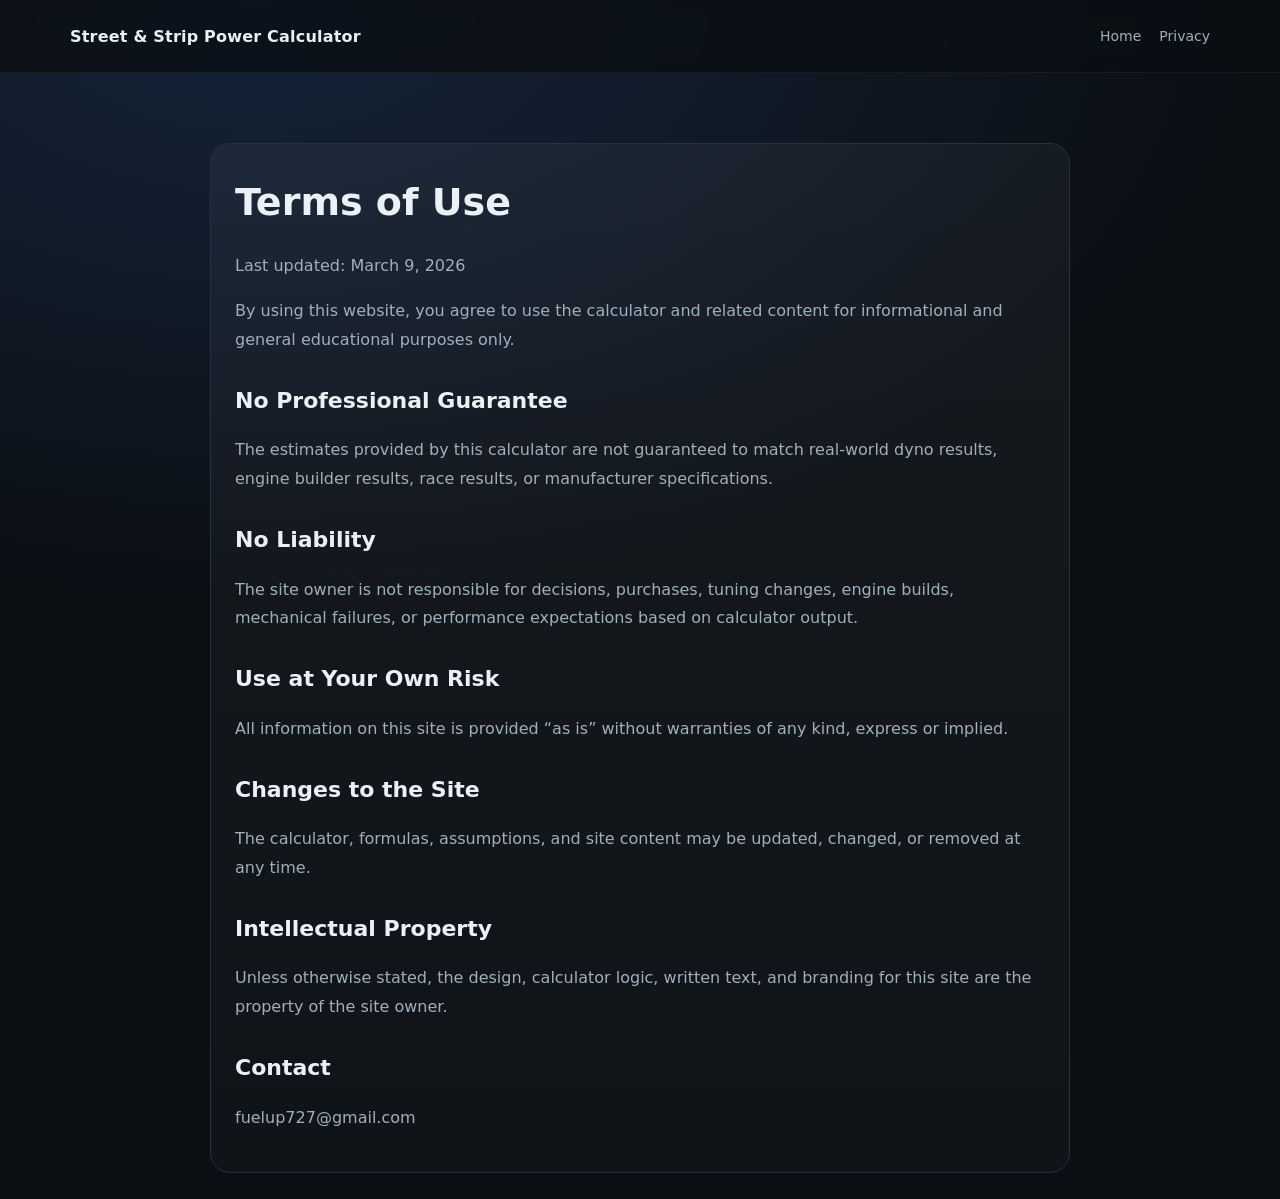
<file: Drag-racing-site/terms.html>
<!doctype html>
<html lang="en">
<head>
  <meta charset="utf-8" />
  <meta name="viewport" content="width=device-width,initial-scale=1" />
  <title>Terms of Use | Street & Strip Power Calculator</title>
  <link rel="stylesheet" href="style.css" />
</head>
<body>
  <header class="site-header">
    <div class="wrap nav">
      <div class="brand">Street & Strip Power Calculator</div>
      <nav class="nav-links">
        <a href="index.html">Home</a>
        <a href="privacy.html">Privacy</a>
      </nav>
    </div>
  </header>

  <main class="page-hero">
    <div class="wrap narrow">
      <div class="legal-card">
        <h1>Terms of Use</h1>
        <p>Last updated: March 9, 2026</p>

        <p>
          By using this website, you agree to use the calculator and related content for informational
          and general educational purposes only.
        </p>

        <h2>No Professional Guarantee</h2>
        <p>
          The estimates provided by this calculator are not guaranteed to match real-world dyno results,
          engine builder results, race results, or manufacturer specifications.
        </p>

        <h2>No Liability</h2>
        <p>
          The site owner is not responsible for decisions, purchases, tuning changes, engine builds,
          mechanical failures, or performance expectations based on calculator output.
        </p>

        <h2>Use at Your Own Risk</h2>
        <p>
          All information on this site is provided “as is” without warranties of any kind, express or implied.
        </p>

        <h2>Changes to the Site</h2>
        <p>
          The calculator, formulas, assumptions, and site content may be updated, changed, or removed at any time.
        </p>

        <h2>Intellectual Property</h2>
        <p>
          Unless otherwise stated, the design, calculator logic, written text, and branding for this site
          are the property of the site owner.
        </p>

        <h2>Contact</h2>
        <p>
          fuelup727@gmail.com
        </p>
      </div>
    </div>
  </main>
</body>
</html>
</file>
<file: style.css>
:root{
  --bg:#0b0f14;
  --card:#101826;
  --line:#223144;
  --text:#eaf2f7;
  --muted:#9fb0bd;
  --accent:#3ddc97;
  --accent-soft:rgba(61,220,151,.14);
  --card-soft:rgba(255,255,255,.035);
}

*{box-sizing:border-box}

html{
  scroll-behavior:smooth;
}

body{
  margin:0;
  font-family:system-ui,-apple-system,Segoe UI,Roboto,Arial,sans-serif;
  background:
    radial-gradient(1000px 600px at 20% 0%, #15243a, var(--bg));
  color:var(--text);
}

a{
  color:inherit;
  text-decoration:none;
}

.wrap{
  max-width:1180px;
  margin:0 auto;
  padding:0 20px;
}

.narrow{
  max-width:900px;
}

.site-header{
  position:sticky;
  top:0;
  z-index:30;
  backdrop-filter:blur(8px);
  background:rgba(11,15,20,.78);
  border-bottom:1px solid rgba(255,255,255,.05);
}

.nav{
  min-height:72px;
  display:flex;
  justify-content:space-between;
  align-items:center;
  gap:20px;
}

.brand{
  font-weight:900;
  letter-spacing:.2px;
}

.nav-links{
  display:flex;
  flex-wrap:wrap;
  gap:18px;
}

.nav-links a{
  color:var(--muted);
  font-size:14px;
}

.nav-links a:hover{
  color:var(--text);
}

.hero{
  padding:72px 0 54px;
}

.hero-grid{
  display:grid;
  grid-template-columns:1.3fr .7fr;
  gap:28px;
  align-items:center;
}

.eyebrow{
  margin:0 0 10px;
  color:var(--accent);
  font-size:13px;
  font-weight:800;
  text-transform:uppercase;
  letter-spacing:.12em;
}

.hero h1{
  margin:0;
  font-size:48px;
  line-height:1.05;
  max-width:760px;
}

.hero-text{
  margin:18px 0 0;
  font-size:18px;
  color:var(--muted);
  max-width:700px;
  line-height:1.6;
}

.hero-actions{
  display:flex;
  gap:12px;
  flex-wrap:wrap;
  margin-top:24px;
}

.btn{
  display:inline-flex;
  align-items:center;
  justify-content:center;
  min-height:46px;
  padding:0 16px;
  border-radius:12px;
  font-weight:800;
  border:1px solid var(--line);
}

.btn.primary{
  background:rgba(61,220,151,.18);
  border-color:rgba(61,220,151,.55);
}

.btn.secondary{
  background:rgba(255,255,255,.04);
}

.hero-points{
  display:flex;
  flex-wrap:wrap;
  gap:10px;
  margin-top:18px;
}

.hero-points span{
  border:1px solid var(--line);
  background:rgba(255,255,255,.04);
  border-radius:999px;
  padding:8px 12px;
  color:var(--muted);
  font-size:13px;
}

.hero-card{
  border:1px solid var(--line);
  background:linear-gradient(180deg, rgba(255,255,255,.06), rgba(255,255,255,.02));
  border-radius:20px;
  padding:18px;
  box-shadow:0 18px 40px rgba(0,0,0,.24);
}

.mini-stat{
  padding:14px 12px;
  border:1px solid rgba(255,255,255,.05);
  border-radius:14px;
  background:rgba(0,0,0,.14);
}
.mini-stat + .mini-stat{
  margin-top:12px;
}
.mini-label{
  color:var(--muted);
  font-size:12px;
  text-transform:uppercase;
  letter-spacing:.08em;
}
.mini-value{
  margin-top:6px;
  font-size:20px;
  font-weight:900;
}

.section{
  padding:34px 0 58px;
}

.section.alt{
  background:rgba(255,255,255,.02);
  border-top:1px solid rgba(255,255,255,.03);
  border-bottom:1px solid rgba(255,255,255,.03);
}

.section-head{
  margin-bottom:22px;
}
.section-head h2{
  margin:0 0 10px;
  font-size:32px;
}
.section-head p{
  margin:0;
  color:var(--muted);
  line-height:1.7;
}

.card{
  border:1px solid var(--line);
  background:linear-gradient(180deg, rgba(255,255,255,.045), rgba(255,255,255,.02));
  border-radius:20px;
  padding:22px;
  box-shadow:0 10px 30px rgba(0,0,0,.25);
}

.calc-shell{
  padding-top:26px;
}

.modeRow{
  display:flex;
  justify-content:center;
  gap:100px;
  margin:6px 0 20px;
}

.pill{
  border:1px solid var(--line);
  background:rgba(0,0,0,.12);
  color:var(--text);
  padding:11px 18px;
  border-radius:12px;
  font-weight:900;
  cursor:pointer;
  min-width:130px;
  text-transform:lowercase;
}

.pill.active{
  border-color:rgba(61,220,151,.55);
  background:rgba(61,220,151,.14);
}

.layout{
  display:grid;
  grid-template-columns:1.05fr 1fr 1fr;
  gap:22px;
  align-items:start;
}

.col .field{
  margin-bottom:16px;
}

label{
  display:block;
  font-size:13px;
  color:var(--muted);
  margin:0 0 8px;
}

input, select{
  width:100%;
  padding:12px 12px;
  border-radius:12px;
  border:1px solid var(--line);
  background:rgba(0,0,0,.25);
  color:var(--text);
  outline:none;
}

input:focus, select:focus{
  border-color:rgba(61,220,151,.8);
  box-shadow:0 0 0 3px rgba(61,220,151,.12);
}

.row{
  display:flex;
  gap:10px;
  align-items:center;
}

.unit{
  max-width:140px;
}

.groupTitle{
  margin:0 0 8px;
  font-size:13px;
  font-weight:900;
  text-transform:lowercase;
}

.mt{
  margin-top:16px;
}

.check{
  display:flex;
  align-items:center;
  gap:10px;
  font-size:14px;
  margin:8px 0;
  color:var(--text);
}

.check input{
  width:auto;
}

.muted{
  color:var(--muted);
}

.small{
  font-size:12px;
  line-height:1.5;
}

.hint{
  margin-top:8px;
}

.disabledBlock{
  opacity:.38;
  filter:grayscale(1);
  pointer-events:none;
}

.lossRow{
  display:flex;
  align-items:center;
  gap:12px;
  margin:20px 0 12px;
  flex-wrap:wrap;
}

.lossRow input[type="range"]{
  flex:1;
  min-width:220px;
}

.lossText{
  margin-left:auto;
  font-size:12px;
  color:var(--muted);
}

.btnCenter{
  display:flex;
  justify-content:center;
  margin:14px 0 8px;
}

button{
  border:1px solid var(--line);
  background:rgba(61,220,151,.10);
  color:var(--text);
  padding:10px 14px;
  border-radius:12px;
  cursor:pointer;
  font-weight:900;
}

button.primary{
  background:rgba(61,220,151,.18);
  border-color:rgba(61,220,151,.55);
}

button.big{
  min-width:170px;
  padding:12px 16px;
}

button:hover{
  filter:brightness(1.06);
}

.warn{
  display:none;
  color:#ffcc66;
  font-size:12px;
  margin-top:10px;
  line-height:1.4;
}

.resultsPanel{
  margin-top:24px;
  padding:18px;
  border:1px solid rgba(61,220,151,.18);
  background:linear-gradient(180deg, rgba(61,220,151,.06), rgba(255,255,255,.02));
  border-radius:18px;
}

.resultsPanelHead h3{
  margin:0;
  font-size:22px;
}
.resultsPanelHead p{
  margin:6px 0 0;
  color:var(--muted);
}

.outputsRow{
  display:grid;
  grid-template-columns:1fr 1fr 1fr;
  gap:14px;
  margin-top:18px;
}

.outBox{
  border:1px solid var(--line);
  background:rgba(0,0,0,.14);
  border-radius:16px;
  padding:16px;
}

.outBox.featured{
  background:linear-gradient(180deg, rgba(255,255,255,.05), rgba(0,0,0,.14));
  box-shadow:inset 0 1px 0 rgba(255,255,255,.03);
}

.outLabel{
  font-size:12px;
  color:var(--muted);
  font-weight:900;
  text-transform:lowercase;
  letter-spacing:.04em;
}

.outVal{
  font-size:34px;
  font-weight:950;
  margin-top:8px;
  line-height:1;
}

.outSub{
  margin-top:8px;
  font-size:12px;
  color:var(--muted);
}

.note{
  margin-top:14px;
}

.info-grid{
  display:grid;
  grid-template-columns:1fr 1fr;
  gap:16px;
}

.info-card{
  border:1px solid var(--line);
  background:var(--card-soft);
  border-radius:16px;
  padding:18px;
}

.info-card h3{
  margin:0 0 8px;
}
.info-card p{
  margin:0;
  color:var(--muted);
  line-height:1.7;
}

.steps{
  display:grid;
  gap:14px;
}

.step{
  display:grid;
  grid-template-columns:56px 1fr;
  gap:16px;
  align-items:start;
  padding:16px;
  border:1px solid var(--line);
  background:var(--card-soft);
  border-radius:16px;
}

.step-num{
  width:44px;
  height:44px;
  border-radius:999px;
  display:flex;
  align-items:center;
  justify-content:center;
  font-weight:900;
  background:rgba(61,220,151,.14);
  border:1px solid rgba(61,220,151,.35);
}

.step h3{
  margin:0 0 8px;
}
.step p{
  margin:0;
  color:var(--muted);
  line-height:1.7;
}

.disclaimer-box{
  border:1px solid rgba(255,204,102,.22);
  background:rgba(255,204,102,.06);
  border-radius:16px;
  padding:18px;
}

.disclaimer-box p{
  margin:0;
  line-height:1.7;
  color:var(--muted);
}

.site-footer{
  border-top:1px solid rgba(255,255,255,.05);
  padding:20px 0 30px;
}

.footer-row{
  display:flex;
  justify-content:space-between;
  gap:20px;
  flex-wrap:wrap;
  color:var(--muted);
  font-size:14px;
}

.footer-links{
  display:flex;
  gap:18px;
}

.page-hero{
  padding:70px 0 26px;
}

.legal-card{
  border:1px solid var(--line);
  background:linear-gradient(180deg, rgba(255,255,255,.045), rgba(255,255,255,.02));
  border-radius:20px;
  padding:24px;
  line-height:1.8;
}

.legal-card h1{
  margin:0 0 10px;
  font-size:38px;
}
.legal-card h2{
  margin:26px 0 10px;
  font-size:22px;
}
.legal-card p,
.legal-card li{
  color:var(--muted);
}
.legal-card ul{
  padding-left:20px;
}

@media (max-width: 980px){
  .hero-grid,
  .layout,
  .info-grid,
  .outputsRow{
    grid-template-columns:1fr;
  }

  .modeRow{
    gap:16px;
  }

  .hero h1{
    font-size:38px;
  }

  .nav{
    flex-direction:column;
    align-items:flex-start;
    padding:14px 0;
  }

  .nav-links{
    gap:12px;
  }
}
</file>
<file: Drag-racing-site/style.css>
:root{
  --bg:#0b0f14;
  --card:#101826;
  --line:#223144;
  --text:#eaf2f7;
  --muted:#9fb0bd;
  --accent:#3ddc97;
  --accent-soft:rgba(61,220,151,.14);
  --card-soft:rgba(255,255,255,.035);
}

*{box-sizing:border-box}

html{
  scroll-behavior:smooth;
}

body{
  margin:0;
  font-family:system-ui,-apple-system,Segoe UI,Roboto,Arial,sans-serif;
  background:
    radial-gradient(1000px 600px at 20% 0%, #15243a, var(--bg));
  color:var(--text);
}

a{
  color:inherit;
  text-decoration:none;
}

.wrap{
  max-width:1180px;
  margin:0 auto;
  padding:0 20px;
}

.narrow{
  max-width:900px;
}

.site-header{
  position:sticky;
  top:0;
  z-index:30;
  backdrop-filter:blur(8px);
  background:rgba(11,15,20,.78);
  border-bottom:1px solid rgba(255,255,255,.05);
}

.nav{
  min-height:72px;
  display:flex;
  justify-content:space-between;
  align-items:center;
  gap:20px;
}

.brand{
  font-weight:900;
  letter-spacing:.2px;
}

.nav-links{
  display:flex;
  flex-wrap:wrap;
  gap:18px;
}

.nav-links a{
  color:var(--muted);
  font-size:14px;
}

.nav-links a:hover{
  color:var(--text);
}

.hero{
  padding:72px 0 54px;
}

.hero-grid{
  display:grid;
  grid-template-columns:1.3fr .7fr;
  gap:28px;
  align-items:center;
}

.eyebrow{
  margin:0 0 10px;
  color:var(--accent);
  font-size:13px;
  font-weight:800;
  text-transform:uppercase;
  letter-spacing:.12em;
}

.hero h1{
  margin:0;
  font-size:48px;
  line-height:1.05;
  max-width:760px;
}

.hero-text{
  margin:18px 0 0;
  font-size:18px;
  color:var(--muted);
  max-width:700px;
  line-height:1.6;
}

.hero-actions{
  display:flex;
  gap:12px;
  flex-wrap:wrap;
  margin-top:24px;
}

.btn{
  display:inline-flex;
  align-items:center;
  justify-content:center;
  min-height:46px;
  padding:0 16px;
  border-radius:12px;
  font-weight:800;
  border:1px solid var(--line);
}

.btn.primary{
  background:rgba(61,220,151,.18);
  border-color:rgba(61,220,151,.55);
}

.btn.secondary{
  background:rgba(255,255,255,.04);
}

.hero-points{
  display:flex;
  flex-wrap:wrap;
  gap:10px;
  margin-top:18px;
}

.hero-points span{
  border:1px solid var(--line);
  background:rgba(255,255,255,.04);
  border-radius:999px;
  padding:8px 12px;
  color:var(--muted);
  font-size:13px;
}

.hero-card{
  border:1px solid var(--line);
  background:linear-gradient(180deg, rgba(255,255,255,.06), rgba(255,255,255,.02));
  border-radius:20px;
  padding:18px;
  box-shadow:0 18px 40px rgba(0,0,0,.24);
}

.mini-stat{
  padding:14px 12px;
  border:1px solid rgba(255,255,255,.05);
  border-radius:14px;
  background:rgba(0,0,0,.14);
}
.mini-stat + .mini-stat{
  margin-top:12px;
}
.mini-label{
  color:var(--muted);
  font-size:12px;
  text-transform:uppercase;
  letter-spacing:.08em;
}
.mini-value{
  margin-top:6px;
  font-size:20px;
  font-weight:900;
}

.section{
  padding:34px 0 58px;
}

.section.alt{
  background:rgba(255,255,255,.02);
  border-top:1px solid rgba(255,255,255,.03);
  border-bottom:1px solid rgba(255,255,255,.03);
}

.section-head{
  margin-bottom:22px;
}
.section-head h2{
  margin:0 0 10px;
  font-size:32px;
}
.section-head p{
  margin:0;
  color:var(--muted);
  line-height:1.7;
}

.card{
  border:1px solid var(--line);
  background:linear-gradient(180deg, rgba(255,255,255,.045), rgba(255,255,255,.02));
  border-radius:20px;
  padding:22px;
  box-shadow:0 10px 30px rgba(0,0,0,.25);
}

.calc-shell{
  padding-top:26px;
}

.modeRow{
  display:flex;
  justify-content:center;
  gap:100px;
  margin:6px 0 20px;
}

.pill{
  border:1px solid var(--line);
  background:rgba(0,0,0,.12);
  color:var(--text);
  padding:11px 18px;
  border-radius:12px;
  font-weight:900;
  cursor:pointer;
  min-width:130px;
  text-transform:lowercase;
}

.pill.active{
  border-color:rgba(61,220,151,.55);
  background:rgba(61,220,151,.14);
}

.layout{
  display:grid;
  grid-template-columns:1.05fr 1fr 1fr;
  gap:22px;
  align-items:start;
}

.col .field{
  margin-bottom:16px;
}

label{
  display:block;
  font-size:13px;
  color:var(--muted);
  margin:0 0 8px;
}

input, select{
  width:100%;
  padding:12px 12px;
  border-radius:12px;
  border:1px solid var(--line);
  background:rgba(0,0,0,.25);
  color:var(--text);
  outline:none;
}

input:focus, select:focus{
  border-color:rgba(61,220,151,.8);
  box-shadow:0 0 0 3px rgba(61,220,151,.12);
}

.row{
  display:flex;
  gap:10px;
  align-items:center;
}

.unit{
  max-width:140px;
}

.groupTitle{
  margin:0 0 8px;
  font-size:13px;
  font-weight:900;
  text-transform:lowercase;
}

.mt{
  margin-top:16px;
}

.check{
  display:flex;
  align-items:center;
  gap:10px;
  font-size:14px;
  margin:8px 0;
  color:var(--text);
}

.check input{
  width:auto;
}

.muted{
  color:var(--muted);
}

.small{
  font-size:12px;
  line-height:1.5;
}

.hint{
  margin-top:8px;
}

.disabledBlock{
  opacity:.38;
  filter:grayscale(1);
  pointer-events:none;
}

.lossRow{
  display:flex;
  align-items:center;
  gap:12px;
  margin:20px 0 12px;
  flex-wrap:wrap;
}

.lossRow input[type="range"]{
  flex:1;
  min-width:220px;
}

.lossText{
  margin-left:auto;
  font-size:12px;
  color:var(--muted);
}

.btnCenter{
  display:flex;
  justify-content:center;
  margin:14px 0 8px;
}

button{
  border:1px solid var(--line);
  background:rgba(61,220,151,.10);
  color:var(--text);
  padding:10px 14px;
  border-radius:12px;
  cursor:pointer;
  font-weight:900;
}

button.primary{
  background:rgba(61,220,151,.18);
  border-color:rgba(61,220,151,.55);
}

button.big{
  min-width:170px;
  padding:12px 16px;
}

button:hover{
  filter:brightness(1.06);
}

.warn{
  display:none;
  color:#ffcc66;
  font-size:12px;
  margin-top:10px;
  line-height:1.4;
}

.resultsPanel{
  margin-top:24px;
  padding:18px;
  border:1px solid rgba(61,220,151,.18);
  background:linear-gradient(180deg, rgba(61,220,151,.06), rgba(255,255,255,.02));
  border-radius:18px;
}

.resultsPanelHead h3{
  margin:0;
  font-size:22px;
}
.resultsPanelHead p{
  margin:6px 0 0;
  color:var(--muted);
}

.outputsRow{
  display:grid;
  grid-template-columns:1fr 1fr 1fr;
  gap:14px;
  margin-top:18px;
}

.outBox{
  border:1px solid var(--line);
  background:rgba(0,0,0,.14);
  border-radius:16px;
  padding:16px;
}

.outBox.featured{
  background:linear-gradient(180deg, rgba(255,255,255,.05), rgba(0,0,0,.14));
  box-shadow:inset 0 1px 0 rgba(255,255,255,.03);
}

.outLabel{
  font-size:12px;
  color:var(--muted);
  font-weight:900;
  text-transform:lowercase;
  letter-spacing:.04em;
}

.outVal{
  font-size:34px;
  font-weight:950;
  margin-top:8px;
  line-height:1;
}

.outSub{
  margin-top:8px;
  font-size:12px;
  color:var(--muted);
}

.note{
  margin-top:14px;
}

.info-grid{
  display:grid;
  grid-template-columns:1fr 1fr;
  gap:16px;
}

.info-card{
  border:1px solid var(--line);
  background:var(--card-soft);
  border-radius:16px;
  padding:18px;
}

.info-card h3{
  margin:0 0 8px;
}
.info-card p{
  margin:0;
  color:var(--muted);
  line-height:1.7;
}

.steps{
  display:grid;
  gap:14px;
}

.step{
  display:grid;
  grid-template-columns:56px 1fr;
  gap:16px;
  align-items:start;
  padding:16px;
  border:1px solid var(--line);
  background:var(--card-soft);
  border-radius:16px;
}

.step-num{
  width:44px;
  height:44px;
  border-radius:999px;
  display:flex;
  align-items:center;
  justify-content:center;
  font-weight:900;
  background:rgba(61,220,151,.14);
  border:1px solid rgba(61,220,151,.35);
}

.step h3{
  margin:0 0 8px;
}
.step p{
  margin:0;
  color:var(--muted);
  line-height:1.7;
}

.disclaimer-box{
  border:1px solid rgba(255,204,102,.22);
  background:rgba(255,204,102,.06);
  border-radius:16px;
  padding:18px;
}

.disclaimer-box p{
  margin:0;
  line-height:1.7;
  color:var(--muted);
}

.site-footer{
  border-top:1px solid rgba(255,255,255,.05);
  padding:20px 0 30px;
}

.footer-row{
  display:flex;
  justify-content:space-between;
  gap:20px;
  flex-wrap:wrap;
  color:var(--muted);
  font-size:14px;
}

.footer-links{
  display:flex;
  gap:18px;
}

.page-hero{
  padding:70px 0 26px;
}

.legal-card{
  border:1px solid var(--line);
  background:linear-gradient(180deg, rgba(255,255,255,.045), rgba(255,255,255,.02));
  border-radius:20px;
  padding:24px;
  line-height:1.8;
}

.legal-card h1{
  margin:0 0 10px;
  font-size:38px;
}
.legal-card h2{
  margin:26px 0 10px;
  font-size:22px;
}
.legal-card p,
.legal-card li{
  color:var(--muted);
}
.legal-card ul{
  padding-left:20px;
}

@media (max-width: 980px){
  .hero-grid,
  .layout,
  .info-grid,
  .outputsRow{
    grid-template-columns:1fr;
  }

  .modeRow{
    gap:16px;
  }

  .hero h1{
    font-size:38px;
  }

  .nav{
    flex-direction:column;
    align-items:flex-start;
    padding:14px 0;
  }

  .nav-links{
    gap:12px;
  }
}
</file>
